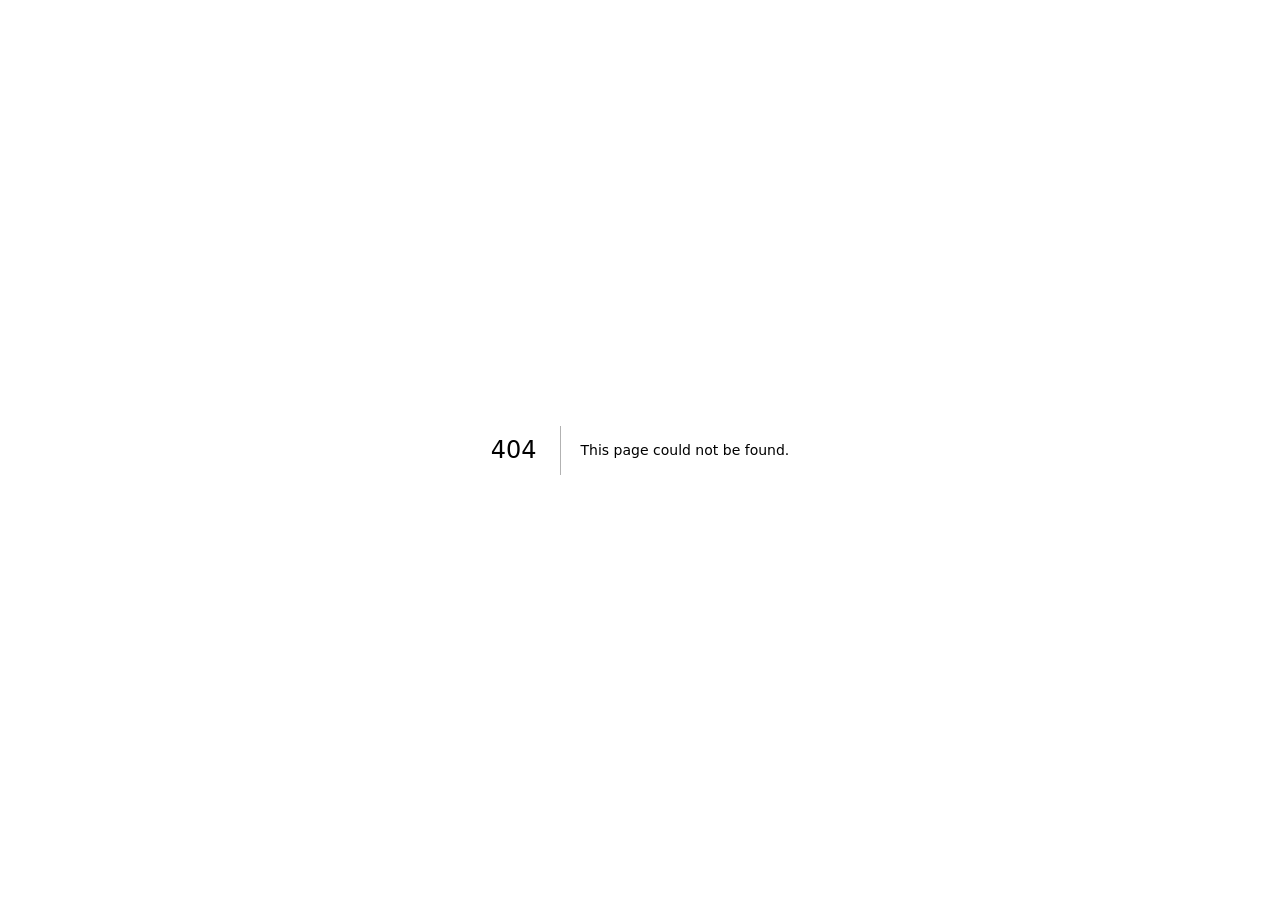
<file: 404/index.html>
<!DOCTYPE html><html lang="en" class="wYgGkG_variable"><head><meta charSet="utf-8"/><meta name="viewport" content="width=device-width, initial-scale=1"/><link rel="stylesheet" href="/_next/static/chunks/385sdlnloscst.css" data-precedence="next"/><link rel="preload" as="script" fetchPriority="low" href="/_next/static/chunks/3wkt3-74el481.js"/><script src="/_next/static/chunks/2vw_0jx23q-ec.js" async=""></script><script src="/_next/static/chunks/3-p-1ko4bi9kf.js" async=""></script><script src="/_next/static/chunks/346v_5fvsemiy.js" async=""></script><script src="/_next/static/chunks/turbopack-2u1d16houkiyo.js" async=""></script><script src="/_next/static/chunks/02wzmny-ye9dv.js" async=""></script><meta name="robots" content="noindex"/><meta name="theme-color" content="#EEF5FF"/><title>Breezy: a 30-day plan to quit vaping</title><meta name="description" content="A daily limit that drops to zero, SOS for every craving, and a private crew with your friends. For adults 18+."/><link rel="manifest" href="/manifest.webmanifest"/><link rel="canonical" href="https://breezys.site/"/><meta name="mobile-web-app-capable" content="yes"/><meta name="apple-mobile-web-app-title" content="Breezy"/><meta name="apple-mobile-web-app-status-bar-style" content="default"/><meta property="og:title" content="Breezy: a 30-day plan to quit vaping"/><meta property="og:description" content="A daily limit that drops to zero, SOS for every craving, and a private crew with your friends. For adults 18+."/><meta property="og:type" content="website"/><meta name="twitter:card" content="summary"/><meta name="twitter:title" content="Breezy: a 30-day plan to quit vaping"/><meta name="twitter:description" content="A daily limit that drops to zero, SOS for every craving, and a private crew with your friends. For adults 18+."/><link rel="icon" href="/favicon.ico" sizes="48x48"/><link rel="icon" href="/icon-192.png" sizes="192x192" type="image/png"/><link rel="apple-touch-icon" href="/apple-touch-icon.png"/><meta name="next-size-adjust" content=""/><title>404: This page could not be found.</title><script src="/_next/static/chunks/0cz1d0mv5g_q7.js" noModule=""></script></head><body><div hidden=""><!--$--><!--/$--></div><div style="font-family:system-ui,&quot;Segoe UI&quot;,Roboto,Helvetica,Arial,sans-serif,&quot;Apple Color Emoji&quot;,&quot;Segoe UI Emoji&quot;;height:100vh;text-align:center;display:flex;flex-direction:column;align-items:center;justify-content:center"><div><style>body{color:#000;background:#fff;margin:0}.next-error-h1{border-right:1px solid rgba(0,0,0,.3)}@media (prefers-color-scheme:dark){body{color:#fff;background:#000}.next-error-h1{border-right:1px solid rgba(255,255,255,.3)}}</style><h1 class="next-error-h1" style="display:inline-block;margin:0 20px 0 0;padding:0 23px 0 0;font-size:24px;font-weight:500;vertical-align:top;line-height:49px">404</h1><div style="display:inline-block"><h2 style="font-size:14px;font-weight:400;line-height:49px;margin:0">This page could not be found.</h2></div></div></div><!--$--><!--/$--><script id="_R_">(globalThis["TURBOPACK"] || (globalThis["TURBOPACK"] = [])).push({"otherChunks":["static/chunks/3wkt3-74el481.js","static/chunks/2vw_0jx23q-ec.js","static/chunks/3-p-1ko4bi9kf.js","static/chunks/346v_5fvsemiy.js"],"runtimeModuleIds":[95506]});</script><script src="/_next/static/chunks/3wkt3-74el481.js" async=""></script><script>(self.__next_f=self.__next_f||[]).push([0])</script><script>self.__next_f.push([1,"1:\"$Sreact.fragment\"\n2:\"/_next/static/chunks/02wzmny-ye9dv.js\"\n3:I[88287,[\"$2\"],\"default\"]\n4:I[74895,[\"$2\"],\"default\"]\n8:I[51858,[\"$2\"],\"OutletBoundary\"]\n9:\"$Sreact.suspense\"\nb:\"ViewportBoundary\"\nc:I[51858,[\"$2\"],\"$b\"]\ne:\"MetadataBoundary\"\nf:I[51858,[\"$2\"],\"$e\"]\n11:I[52576,[\"$2\"],\"default\",1]\n:HL[\"/_next/static/chunks/385sdlnloscst.css\",\"style\"]\n6:X\n7:[[\"children\",{\"s\":\"__PAGE__\",\"h\":512,\"d\":{\"r\":[\"$\",\"$1\",\"c\",{\"children\":[[[\"$\",\"title\",null,{\"children\":\"404: This page could not be found.\"}],[\"$\",\"div\",null,{\"style\":\"$0:t:t:d:r:props:children:1:props:children:props:children:props:notFound:0:1:props:style\",\"children\":[\"$\",\"div\",null,{\"children\":[[\"$\",\"style\",null,{\"dangerouslySetInnerHTML\":{\"__html\":\"body{color:#000;background:#fff;margin:0}.next-error-h1{border-right:1px solid rgba(0,0,0,.3)}@media (prefers-color-scheme:dark){body{color:#fff;background:#000}.next-error-h1{border-right:1px solid rgba(255,255,255,.3)}}\"}}],[\"$\",\"h1\",null,{\"className\":\"next-error-h1\",\"style\":\"$0:t:t:d:r:props:children:1:props:children:props:children:props:notFound:0:1:props:children:props:children:1:props:style\",\"children\":404}],[\"$\",\"div\",null,{\"style\":\"$0:t:t:d:r:props:children:1:props:children:props:children:props:notFound:0:1:props:children:props:children:2:props:style\",\"children\":[\"$\",\"h2\",null,{\"style\":\"$0:t:t:d:r:props:children:1:props:children:props:children:props:notFound:0:1:props:children:props:children:2:props:children:props:style\",\"children\":\"This page could not be found.\"}]}]]}]}]],null,[\"$\",\"$L8\",null,{\"children\":[\"$\",\"$9\",null,{\"name\":\"Next.MetadataOutlet\",\"children\":\"$@a\"}]}]]}],\"p\":false,\"v\":null}}]]\n5:[[\"children\",{\"s\":\"/_not-found\",\"h\":512,\"d\":{\"r\":[\"$\",\"$1\",\"c\",{\"children\":[null,[\"$\",\"$L3\",null,{\"parallelRouterKey\":\"children\",\"error\":\"$undefined\",\"errorStyles\":\"$undefined\",\"errorScripts\":\"$undefined\",\"template\":[\"$\",\"$L4\",null,{}],\"templateStyles\":\"$undefined\",\"templateScripts\":\"$undefined\",\"notFound\":\"$undefined\",\"forbidden\":\"$undefined\",\"unauthorized\":\"$undefined\"}]]}],\"p\":false,\"v\":\"$6\"},\"c\":\"$Q7\"}]]\n0:{\"P\":null,\"c\":[\"\",\"_not-found\",\"\"],\"q\":\"\",\"i\":false,\"t\":{\"t\":{\"s\":\"\",\"h\":528,\"d\":{\"r\":[\"$\",\"$1\",\"c\",{\"children\":[[[\"$\",\"link\",\"0\",{\"rel\":\"stylesheet\",\"href\":\"/_next/static/chunks/385sdlnloscst.css\",\"precedence\":\"next\",\"crossOrigin\":\"$undefined\",\"nonce\":\"$undefined\"}],[\"$\",\"script\",\"script-0\",{\"src\":\"/_next/static/chunks/02wzmny-ye9dv.js\",\"async\":true,\"nonce\":\"$undefined\"}]],[\"$\",\"html\",null,{\"lang\":\"en\",\"className\":\"wYgGkG_variable\",\"children\":[\"$\",\"body\",null,{\"children\":[\"$\",\"$L3\",null,{\"parallelRouterKey\":\"children\",\"error\":\"$undefined\",\"errorStyles\":\"$undefined\",\"errorScripts\":\"$undefined\",\"template\":[\"$\",\"$L4\",null,{}],\"templateStyles\":\"$undefined\",\"templateScripts\":\"$undefined\",\"notFound\":[[[\"$\",\"title\",null,{\"children\":\"404: This page could not be found.\"}],[\"$\",\"div\",null,{\"style\":{\"fontFamily\":\"system-ui,\\\"Segoe UI\\\",Roboto,Helvetica,Arial,sans-serif,\\\"Apple Color Emoji\\\",\\\"Segoe UI Emoji\\\"\",\"height\":\"100vh\",\"textAlign\":\"center\",\"display\":\"flex\",\"flexDirection\":\"column\",\"alignItems\":\"center\",\"justifyContent\":\"center\"},\"children\":[\"$\",\"div\",null,{\"children\":[[\"$\",\"style\",null,{\"dangerouslySetInnerHTML\":{\"__html\":\"body{color:#000;background:#fff;margin:0}.next-error-h1{border-right:1px solid rgba(0,0,0,.3)}@media (prefers-color-scheme:dark){body{color:#fff;background:#000}.next-error-h1{border-right:1px solid rgba(255,255,255,.3)}}\"}}],[\"$\",\"h1\",null,{\"className\":\"next-error-h1\",\"style\":{\"display\":\"inline-block\",\"margin\":\"0 20px 0 0\",\"padding\":\"0 23px 0 0\",\"fontSize\":24,\"fontWeight\":500,\"verticalAlign\":\"top\",\"lineHeight\":\"49px\"},\"children\":404}],[\"$\",\"div\",null,{\"style\":{\"display\":\"inline-block\"},\"children\":[\"$\",\"h2\",null,{\"style\":{\"fontSize\":14,\"fontWeight\":400,\"lineHeight\":\"49px\",\"margin\":0},\"children\":\"This page could not be found.\"}]}]]}]}]],[]],\"forbidden\":\"$undefined\",\"unauthorized\":\"$undefined\"}]}]}]]}],\"p\":false,\"v\":null},\"c\":\"$Q5\"},\"h\":{\"r\":[\"$\",\"$1\",\"h\",{\"children\":[[\"$\",\"meta\",null,{\"name\":\"robots\",\"content\":\"noindex\"}],[\"$\",\"$Lc\",null,{\"children\":\"$Ld\"}],[\"$\",\"$Lf\",null,{\"children\":[[\"$\",\"div\",null,{\"hidden\":true,\"children\":[\"$\",\"$9\",null,{\"name\":\"Next.Metadata\",\"children\":\"$L10\"}]}],null]}],[\"$\",\"meta\",null,{\"name\":\"next-size-adjust\",\"content\":\"\"}]]}],\"p\":false,\"v\":null}},\"m\":\"$undefined\",\"G\":[\"$11\",[[\"$\",\"link\",\"0\",{\"rel\":\"stylesheet\",\"href\":\"/_next/static/chunks/385sdlnloscst.css\",\"precedence\":\"next\",\"crossOrigin\":\"$undefined\",\"nonce\":\"$undefined\"}]]],\"S\":true,\"r\":\"$undefined\",\"s\":\"$undefined\",\"a\":\"$undefined\",\"l\":\"$undefined\",\"p\":\"$undefined\",\"d\":\"$undefined\",\"b\":\"KGuiWQ1Ooi_0tnJ-lvoU0\"}\n6:C\nd:[[\"$\",\"meta\",\"0\",{\"charSet\":\"utf-8\"}],[\"$\",\"meta\",\"1\",{\"name\":\"viewport\",\"content\":\"width=device-width, initial-scale=1\"}],[\"$\",\"meta\",\"2\",{\"name\":\"theme-color\",\"content\":\"#EEF5FF\"}]]\n12:I[49310,[\"$2\"],\"IconMark\"]\na:null\n10:[[\"$\",\"title\",\"0\",{\"children\":\"Breezy: a 30-day plan to quit vaping\"}],[\"$\",\"meta\",\"1\",{\"name\":\"description\",\"content\":\"A daily limit that drops to zero, SOS for every craving, and a private crew with your friends. For adults 18+.\"}],[\"$\",\"link\",\"2\",{\"rel\":\"manifest\",\"href\":\"/manifest.webmanifest\",\"crossOrigin\":\"$undefined\"}],[\"$\",\"link\",\"3\",{\"rel\":\"canonical\",\"href\":\"https://breezys.site/\"}],[\"$\",\"meta\",\"4\",{\"name\":\"mobile-web-app-capable\",\"content\":\"yes\"}],[\"$\",\"meta\",\"5\",{\"name\":\"apple-mobile-web-app-title\",\"content\":\"Breezy\"}],[\"$\",\"meta\",\"6\",{\"name\":\"apple-mobile-web-app-status-bar-style\",\"content\":\"default\"}],[\"$\",\"meta\",\"7\",{\"property\":\"og:title\",\"content\":\"Breezy: a 30-day plan to quit vaping\"}],[\"$\",\"meta\",\"8\",{\"property\":\"og:description\",\"content\":\"A daily limit that drops to zero, SOS for every craving, and a private crew with your friends. For adults 18+.\"}],[\"$\",\"meta\",\"9\",{\"property\":\"og:type\",\"content\":\"website\"}],[\"$\",\"meta\",\"10\",{\"name\":\"twitter:card\",\"content\":\"summary\"}],[\"$\",\"meta\",\"11\",{\"name\":\"twitter:title\",\"content\":\"Breezy: a 30-day plan to quit vaping\"}],[\"$\",\"meta\",\"12\",{\"name\":\"twitter:description\",\"content\":\"A daily limit that drops to zero, SOS for every craving, and a private crew with your friends. For adults 18+.\"}],[\"$\",\"link\",\"13\",{\"rel\":\"icon\",\"href\":\"/favicon.ico\",\"sizes\":\"48x48\"}],[\"$\",\"link\",\"14\",{\"rel\":\"icon\",\"href\":\"/icon-192.png\",\"sizes\":\"192x192\",\"type\":\"image/png\"}],[\"$\",\"link\",\"15\",{\"rel\":\"apple-touch-icon\",\"href\":\"/apple-touch-icon.png\"}],[\"$\",\"$L12\",\"16\",{}]]\n"])</script></body></html>
</file>
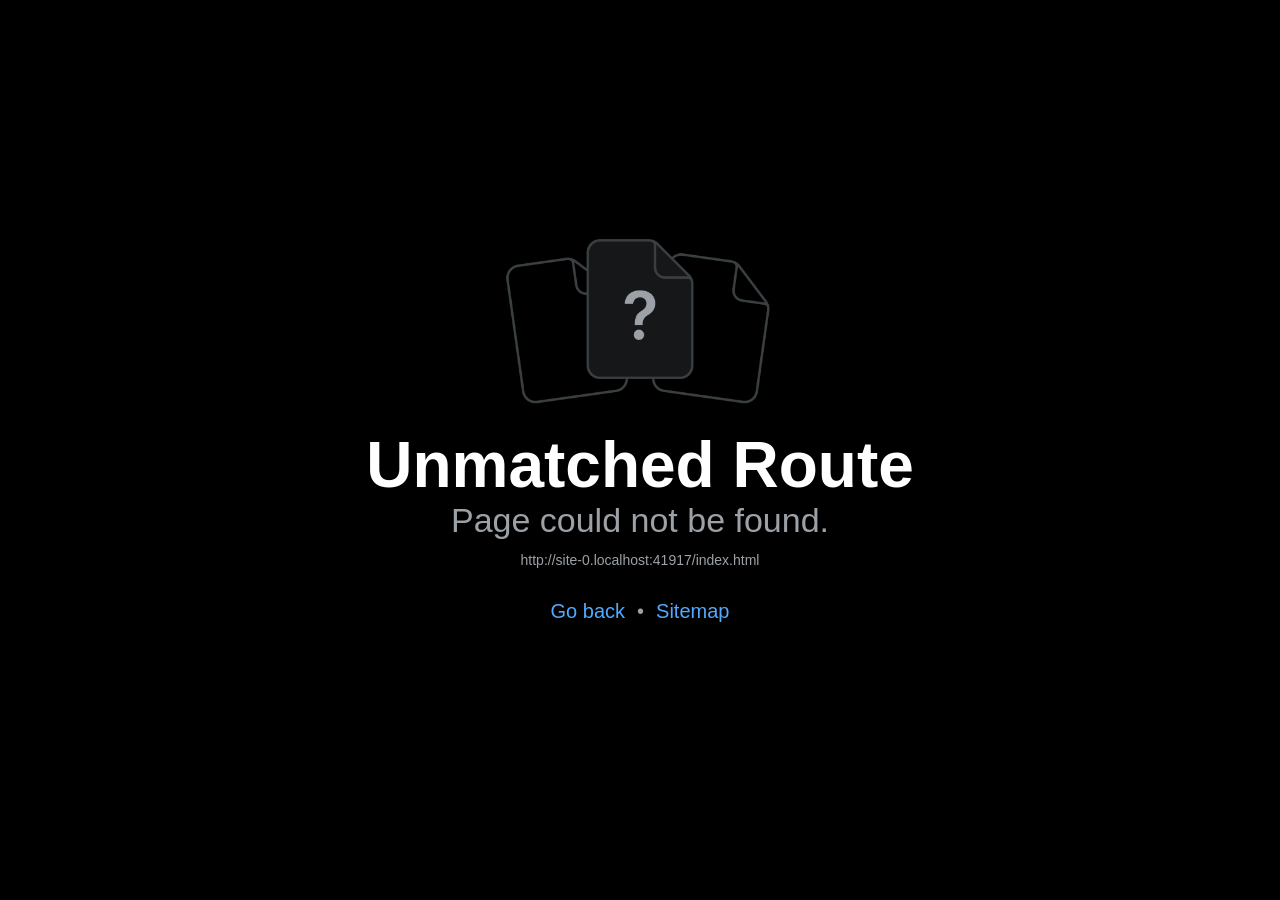
<file: app/index.html>
<!doctype html>
<html lang="en">
  <head>
    <meta charset="utf-8" />
    <meta httpEquiv="X-UA-Compatible" content="IE=edge" />
    <meta name="viewport" content="width=device-width, initial-scale=1, viewport-fit=cover">
    <title>Breezy</title>
    <!-- The `react-native-web` recommended style reset: https://necolas.github.io/react-native-web/docs/setup/#root-element -->
    <style id="expo-reset">
      /* These styles make the body full-height */
      html,
      body {
        height: 100%;
      }
      /* These styles disable body scrolling if you are using <ScrollView> */
      body {
        overflow: hidden;
      }
      /* These styles make the root element full-height */
      #root {
        display: flex;
        height: 100%;
        flex: 1;
      }
    </style>
  <meta name="theme-color" content="#0F6BF0">
<link rel="icon" href="/app/favicon.ico"/><link rel="manifest" href="/app/manifest.webmanifest">
<link rel="apple-touch-icon" href="/app/apple-touch-icon.png">
<meta name="apple-mobile-web-app-capable" content="yes">
<meta name="mobile-web-app-capable" content="yes">
<meta name="apple-mobile-web-app-title" content="Breezy">
<meta name="apple-mobile-web-app-status-bar-style" content="default">
<meta name="theme-color" content="#FFFFFF" media="(prefers-color-scheme: light)">
<meta name="theme-color" content="#0F1220" media="(prefers-color-scheme: dark)">
<script>(function(){var p=sessionStorage.getItem("breezy-path");if(p){sessionStorage.removeItem("breezy-path");history.replaceState(null,"",p);}})();</script>
</head>

  <body>
    <!-- Use static rendering with Expo Router to support running without JavaScript. -->
    <noscript> You need to enable JavaScript to run this app. </noscript>
    <!-- The root element for your Expo app. -->
    <div id="root"></div>
  <script src="/app/_expo/static/js/web/__expo-metro-runtime-9f1a7b6acd20011e290bc79f0164ae37.js" defer></script><script src="/app/_expo/static/js/web/__common-2b95a474c1ba0d40de2b3f3fb392af16.js" defer></script><script src="/app/_expo/static/js/web/entry-954af40a4045a1782eb05bcd063d7975.js" defer></script>
</body>
</html>
</file>
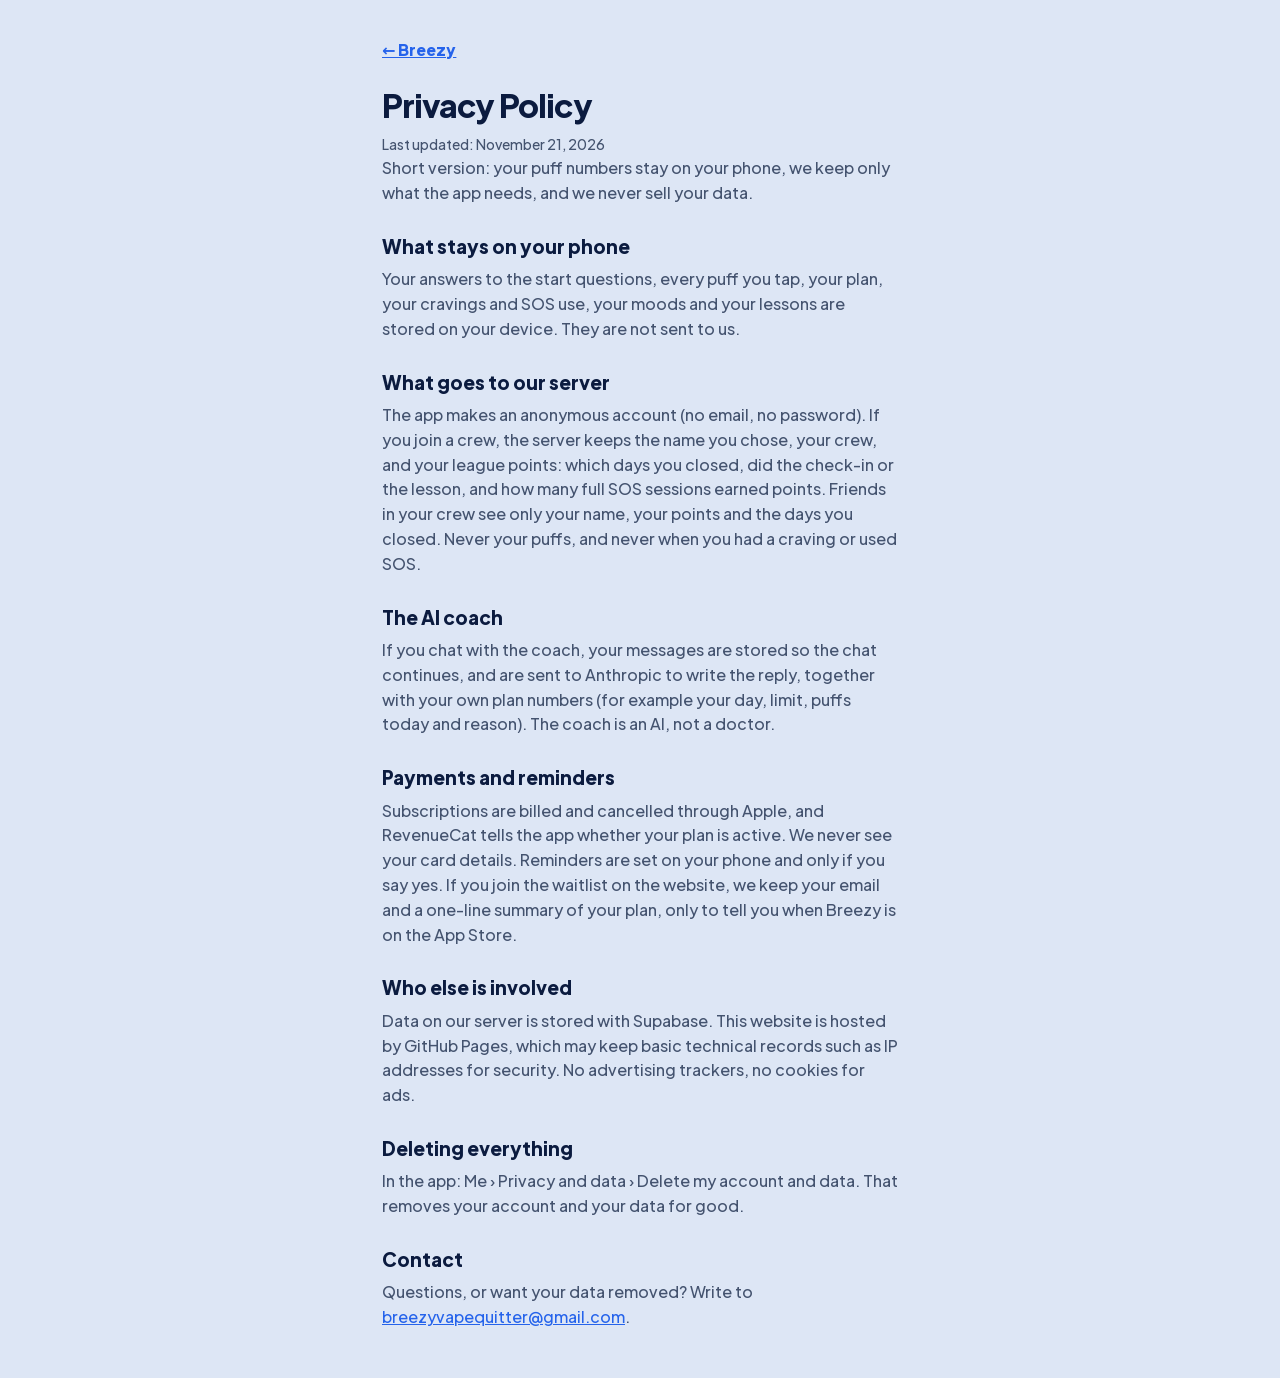
<file: privacy/index.html>
<!DOCTYPE html><html lang="en" class="wYgGkG_variable"><head><meta charSet="utf-8"/><meta name="viewport" content="width=device-width, initial-scale=1"/><link rel="preload" href="/_next/static/media/d8aeca813a9ab546-s.p.18rizl4rsrl42.woff2" as="font" crossorigin="" type="font/woff2"/><link rel="stylesheet" href="/_next/static/chunks/385sdlnloscst.css" data-precedence="next"/><link rel="preload" as="script" fetchPriority="low" href="/_next/static/chunks/3wkt3-74el481.js"/><script src="/_next/static/chunks/2vw_0jx23q-ec.js" async=""></script><script src="/_next/static/chunks/3-p-1ko4bi9kf.js" async=""></script><script src="/_next/static/chunks/346v_5fvsemiy.js" async=""></script><script src="/_next/static/chunks/turbopack-2u1d16houkiyo.js" async=""></script><script src="/_next/static/chunks/02wzmny-ye9dv.js" async=""></script><script src="/_next/static/chunks/3lsiayx_o3rgh.js" async=""></script><meta name="theme-color" content="#EEF5FF"/><title>Privacy | Breezy</title><meta name="description" content="A daily limit that drops to zero, SOS for every craving, and a private crew with your friends. For adults 18+."/><link rel="manifest" href="/manifest.webmanifest"/><link rel="canonical" href="https://breezys.site/"/><meta name="mobile-web-app-capable" content="yes"/><meta name="apple-mobile-web-app-title" content="Breezy"/><meta name="apple-mobile-web-app-status-bar-style" content="default"/><meta property="og:title" content="Breezy: a 30-day plan to quit vaping"/><meta property="og:description" content="A daily limit that drops to zero, SOS for every craving, and a private crew with your friends. For adults 18+."/><meta property="og:type" content="website"/><meta name="twitter:card" content="summary"/><meta name="twitter:title" content="Breezy: a 30-day plan to quit vaping"/><meta name="twitter:description" content="A daily limit that drops to zero, SOS for every craving, and a private crew with your friends. For adults 18+."/><link rel="icon" href="/favicon.ico" sizes="48x48"/><link rel="icon" href="/icon-192.png" sizes="192x192" type="image/png"/><link rel="apple-touch-icon" href="/apple-touch-icon.png"/><meta name="next-size-adjust" content=""/><script src="/_next/static/chunks/0cz1d0mv5g_q7.js" noModule=""></script></head><body><div hidden=""><!--$--><!--/$--></div><main class="legal-page"><a class="legal-back" href="/">← Breezy</a><h1>Privacy Policy</h1><p class="legal-date">Last updated: November 21, 2026</p><p>Short version: your puff numbers stay on your phone, we keep only what the app needs, and we never sell your data.</p><h2>What stays on your phone</h2><p>Your answers to the start questions, every puff you tap, your plan, your cravings and SOS use, your moods and your lessons are stored on your device. They are not sent to us.</p><h2>What goes to our server</h2><p>The app makes an anonymous account (no email, no password). If you join a crew, the server keeps the name you chose, your crew, and your league points: which days you closed, did the check-in or the lesson, and how many full SOS sessions earned points. Friends in your crew see only your name, your points and the days you closed. Never your puffs, and never when you had a craving or used SOS.</p><h2>The AI coach</h2><p>If you chat with the coach, your messages are stored so the chat continues, and are sent to Anthropic to write the reply, together with your own plan numbers (for example your day, limit, puffs today and reason). The coach is an AI, not a doctor.</p><h2>Payments and reminders</h2><p>Subscriptions are billed and cancelled through Apple, and RevenueCat tells the app whether your plan is active. We never see your card details. Reminders are set on your phone and only if you say yes. If you join the waitlist on the website, we keep your email and a one-line summary of your plan, only to tell you when Breezy is on the App Store.</p><h2>Who else is involved</h2><p>Data on our server is stored with Supabase. This website is hosted by GitHub Pages, which may keep basic technical records such as IP addresses for security. No advertising trackers, no cookies for ads.</p><h2>Deleting everything</h2><p>In the app: Me › Privacy and data › Delete my account and data. That removes your account and your data for good.</p><h2>Contact</h2><p>Questions, or want your data removed? Write to <a href="mailto:breezyvapequitter@gmail.com">breezyvapequitter@gmail.com</a>.</p></main><!--$--><!--/$--><script id="_R_">(globalThis["TURBOPACK"] || (globalThis["TURBOPACK"] = [])).push({"otherChunks":["static/chunks/3wkt3-74el481.js","static/chunks/2vw_0jx23q-ec.js","static/chunks/3-p-1ko4bi9kf.js","static/chunks/346v_5fvsemiy.js"],"runtimeModuleIds":[95506]});</script><script src="/_next/static/chunks/3wkt3-74el481.js" async=""></script><script>(self.__next_f=self.__next_f||[]).push([0])</script><script>self.__next_f.push([1,"1:\"$Sreact.fragment\"\n2:\"/_next/static/chunks/02wzmny-ye9dv.js\"\n3:I[88287,[\"$2\"],\"default\"]\n4:I[74895,[\"$2\"],\"default\"]\n8:\"/_next/static/chunks/3lsiayx_o3rgh.js\"\n9:I[4561,[\"$2\",\"$8\"],\"\"]\nf:\"ViewportBoundary\"\n10:I[51858,[\"$2\"],\"$f\"]\n12:\"MetadataBoundary\"\n13:I[51858,[\"$2\"],\"$12\"]\n14:\"$Sreact.suspense\"\n16:I[52576,[\"$2\"],\"default\",1]\n:HL[\"/_next/static/chunks/385sdlnloscst.css\",\"style\"]\n:HL[\"/_next/static/media/d8aeca813a9ab546-s.p.18rizl4rsrl42.woff2\",\"font\",{\"crossOrigin\":\"\",\"type\":\"font/woff2\"}]\n6:X\n7:[[\"children\",{\"s\":\"__PAGE__\",\"h\":512,\"d\":{\"r\":[\"$\",\"$1\",\"c\",{\"children\":[[\"$\",\"main\",null,{\"className\":\"legal-page\",\"children\":[[\"$\",\"$L9\",null,{\"className\":\"legal-back\",\"href\":\"/\",\"children\":\"← Breezy\"}],[\"$\",\"h1\",null,{\"children\":\"Privacy Policy\"}],[\"$\",\"p\",null,{\"className\":\"legal-date\",\"children\":\"Last updated: November 21, 2026\"}],[[\"$\",\"p\",null,{\"children\":\"Short version: your puff numbers stay on your phone, we keep only what the app needs, and we never sell your data.\"}],[\"$\",\"h2\",null,{\"children\":\"What stays on your phone\"}],[\"$\",\"p\",null,{\"children\":\"Your answers to the start questions, every puff you tap, your plan, your cravings and SOS use, your moods and your lessons are stored on your device. They are not sent to us.\"}],[\"$\",\"h2\",null,{\"children\":\"What goes to our server\"}],[\"$\",\"p\",null,{\"children\":\"The app makes an anonymous account (no email, no password). If you join a crew, the server keeps the name you chose, your crew, and your league points: which days you closed, did the check-in or the lesson, and how many full SOS sessions earned points. Friends in your crew see only your name, your points and the days you closed. Never your puffs, and never when you had a craving or used SOS.\"}],[\"$\",\"h2\",null,{\"children\":\"The AI coach\"}],[\"$\",\"p\",null,{\"children\":\"If you chat with the coach, your messages are stored so the chat continues, and are sent to Anthropic to write the reply, together with your own plan numbers (for example your day, limit, puffs today and reason). The coach is an AI, not a doctor.\"}],[\"$\",\"h2\",null,{\"children\":\"Payments and reminders\"}],[\"$\",\"p\",null,{\"children\":\"Subscriptions are billed and cancelled through Apple, and RevenueCat tells the app whether your plan is active. We never see your card details. Reminders are set on your phone and only if you say yes. If you join the waitlist on the website, we keep your email and a one-line summary of your plan, only to tell you when Breezy is on the App Store.\"}],[\"$\",\"h2\",null,{\"children\":\"Who else is involved\"}],[\"$\",\"p\",null,{\"children\":\"Data on our server is stored with Supabase. This website is hosted by GitHub Pages, which may keep basic technical records such as IP addresses for security. No advertising trackers, no cookies for ads.\"}],\"$La\",\"$Lb\"],\"$Lc\"]}],[\"$Ld\"],\"$Le\"]}],\"p\":false,\"v\":null}}]]\n5:[[\"children\",{\"s\":\"privacy\",\"h\":512,\"d\":{\"r\":[\"$\",\"$1\",\"c\",{\"children\":[null,[\"$\",\"$L3\",null,{\"parallelRouterKey\":\"children\",\"error\":\"$undefined\",\"errorStyles\":\"$undefined\",\"errorScripts\":\"$undefined\",\"template\":[\"$\",\"$L4\",null,{}],\"templateStyles\":\"$undefined\",\"templateScripts\":\"$undefined\",\"notFound\":\"$undefined\",\"forbidden\":\"$undefined\",\"unauthorized\":\"$undefined\"}]]}],\"p\":false,\"v\":\"$6\"},\"c\":\"$Q7\"}]]\n0:{\"P\":null,\"c\":[\"\",\"privacy\",\"\"],\"q\":\"\",\"i\":false,\"t\":{\"t\":{\"s\":\"\",\"h\":528,\"d\":{\"r\":[\"$\",\"$1\",\"c\",{\"children\":[[[\"$\",\"link\",\"0\",{\"rel\":\"stylesheet\",\"href\":\"/_next/static/chunks/385sdlnloscst.css\",\"precedence\":\"next\",\"crossOrigin\":\"$undefined\",\"nonce\":\"$undefined\"}],[\"$\",\"script\",\"script-0\",{\"src\":\"/_next/static/chunks/02wzmny-ye9dv.js\",\"async\":true,\"nonce\":\"$undefined\"}]],[\"$\",\"html\",null,{\"lang\":\"en\",\"className\":\"wYgGkG_variable\",\"children\":[\"$\",\"body\",null,{\"children\":[\"$\",\"$L3\",null,{\"parallelRouterKey\":\"children\",\"error\":\"$undefined\",\"errorStyles\":\"$undefined\",\"errorScripts\":\"$undefined\",\"template\":[\"$\",\"$L4\",null,{}],\"templateStyles\":\"$undefined\",\"templateScripts\":\"$undefined\",\"notFound\":[[[\"$\",\"title\",null,{\"children\":\"404: This page could not be found.\"}],[\"$\",\"div\",null,{\"style\":{\"fontFamily\":\"system-ui,\\\"Segoe UI\\\",Roboto,Helvetica,Arial,sans-serif,\\\"Apple Color Emoji\\\",\\\"Segoe UI Emoji\\\"\",\"height\":\"100vh\",\"textAlign\":\"center\",\"display\":\"flex\",\"flexDirection\":\"column\",\"alignItems\":\"center\",\"justifyContent\":\"center\"},\"children\":[\"$\",\"div\",null,{\"children\":[[\"$\",\"style\",null,{\"dangerouslySetInnerHTML\":{\"__html\":\"body{color:#000;background:#fff;margin:0}.next-error-h1{border-right:1px solid rgba(0,0,0,.3)}@media (prefers-color-scheme:dark){body{color:#fff;background:#000}.next-error-h1{border-right:1px solid rgba(255,255,255,.3)}}\"}}],[\"$\",\"h1\",null,{\"className\":\"next-error-h1\",\"style\":{\"display\":\"inline-block\",\"margin\":\"0 20px 0 0\",\"padding\":\"0 23px 0 0\",\"fontSize\":24,\"fontWeight\":500,\"verticalAlign\":\"top\",\"lineHeight\":\"49px\"},\"children\":404}],[\"$\",\"div\",null,{\"style\":{\"display\":\"inline-block\"},\"children\":[\"$\",\"h2\",null,{\"style\":{\"fontSize\":14,\"fontWeight\":400,\"lineHeight\":\"49px\",\"margin\":0},\"children\":\"This page could not be found.\"}]}]]}]}]],[]],\"forbidden\":\"$undefined\",\"unauthorized\":\"$undefined\"}]}]}]]}],\"p\":false,\"v\":null},\"c\":\"$Q5\"},\"h\":{\"r\":[\"$\",\"$1\",\"h\",{\"children\":[null,[\"$\",\"$L10\",null,{\"children\":\"$L11\"}],[\"$\",\"$L13\",null,{\"children\":[[\"$\",\"div\",null,{\"hidden\":true,\"children\":[\"$\",\"$14\",null,{\"name\":\"Next.Metadata\",\"children\":\"$L15\"}]}],null]}],[\"$\",\"meta\",null,{\"name\":\"next-size-adjust\",\"content\":\"\"}]]}],\"p\":false,\"v\":null}},\"m\":\"$undefined\",\"G\":[\"$16\",[[\"$\",\"link\",\"0\",{\"rel\":\"stylesheet\",\"href\":\"/_next/static/chunks/385sdlnloscst.css\",\"precedence\":\"next\",\"crossOrigin\":\"$undefined\",\"nonce\":\"$undefined\"}]]],\"S\":true,\"r\":\"$undefined\",\"s\":\"$undefined\",\"a\":\"$undefined\",\"l\":\"$undefined\",\"p\":\"$undefined\",\"d\":\"$undefined\",\"b\":\"KGuiWQ1Ooi_0tnJ-lvoU0\"}\n17:I[51858,[\"$2\"],\"OutletBoundary\"]\n6:C\na:[\"$\",\"h2\",null,{\"children\":\"Deleting everything\"}]\nb:[\"$\",\"p\",null,{\"children\":\"In the app: Me › Privacy and data › Delete my account and data. That removes your account and your data for good.\"}]\nc:[[\"$\",\"h2\",null,{\"children\":\"Contact\"}],[\"$\",\"p\",null,{\"children\":[\"Questions, or want your data removed? Write to \",[\"$\",\"a\",null,{\"href\":\"mailto:breezyvapequitter@gmail.com\",\"children\":\"breezyvapequitter@gmail.com\"}],\".\"]}]]\nd:[\"$\",\"script\",\"script-0\",{\"src\":\"/_next/static/chunks/3lsiayx_o3rgh.js\",\"async\":true,\"nonce\":\"$undefined\"}]\ne:[\"$\",\"$L17\",null,{\"children\":[\"$\",\"$14\",null,{\"name\":\"Next.MetadataOutlet\",\"children\":\"$@18\"}]}]\n11:[[\"$\",\"meta\",\"0\",{\"charSet\":\"utf-8\"}],[\"$\",\"meta\",\"1\",{\"name\":\"viewport\",\"content\":\"width=device-width, initial-scale=1\"}],[\"$\",\"meta\",\"2\",{\"name\":\"theme-color\",\"content\":\"#EEF5FF\"}]]\n19:I[49310,[\"$2\"],\"IconMark\"]\n15:[[\"$\",\"title\",\"0\",{\"children\":\"Privacy | Breezy\"}],[\"$\",\"meta\",\"1\",{\"name\":\"description\",\"content\":\"A daily limit that drops to zero, SOS for every craving, and a private crew with your friends. For adults 18+.\"}],[\"$\",\"link\",\"2\",{\"rel\":\"manifest\",\"href\":\"/manifest.webmanifest\",\"crossOrigin\":\"$undefined\"}],[\"$\",\"link\",\"3\",{\"rel\":\"canonical\",\"href\":\"https://breezys.site/\"}],[\"$\",\"meta\",\"4\",{\"name\":\"mobile-web-app-capable\",\"content\":\"yes\"}],[\"$\",\"meta\",\"5\",{\"name\":\"apple-mobile-web-app-title\",\"content\":\"Breezy\"}],[\"$\",\"meta\",\"6\",{\"name\":\"apple-mobile-web-app-status-bar-style\",\"content\":\"default\"}],[\"$\",\"meta\",\"7\",{\"property\":\"og:title\",\"content\":\"Breezy: a 30-day plan to quit vaping\"}],[\"$\",\"meta\",\"8\",{\"property\":\"og:description\",\"content\":\"A daily limit that drops to zero, SOS for every craving, and a private crew with your friends. For adults 18+.\"}],[\"$\",\"meta\",\"9\",{\"property\":\"og:type\",\"content\":\"website\"}],[\"$\",\"meta\",\"10\",{\"name\":\"twitter:card\",\"content\":\"summary\"}],[\"$\",\"meta\",\"11\",{\"name\":\"twitter:title\",\"content\":\"Breezy: a 30-day plan to quit vaping\"}],[\"$\",\"meta\",\"12\",{\"name\":\"twitter:description\",\"content\":\"A daily limit that drops to zero, SOS for every craving, and a private crew with your friends. For adults 18+.\"}],[\"$\",\"link\",\"13\",{\"rel\":\"icon\",\"href\":\"/favicon.ico\",\"sizes\":\"48x48\"}],[\"$\",\"link\",\"14\",{\"rel\":\"icon\",\"href\":\"/icon-192.png\",\"sizes\":\"192x192\",\"type\":\"image/png\"}],[\"$\",\"link\",\"15\",{\"rel\":\"apple-touch-icon\",\"href\":\"/apple-touch-icon.png\"}],[\"$\",\"$L19\",\"16\",{}]]\n18:null\n"])</script></body></html>
</file>
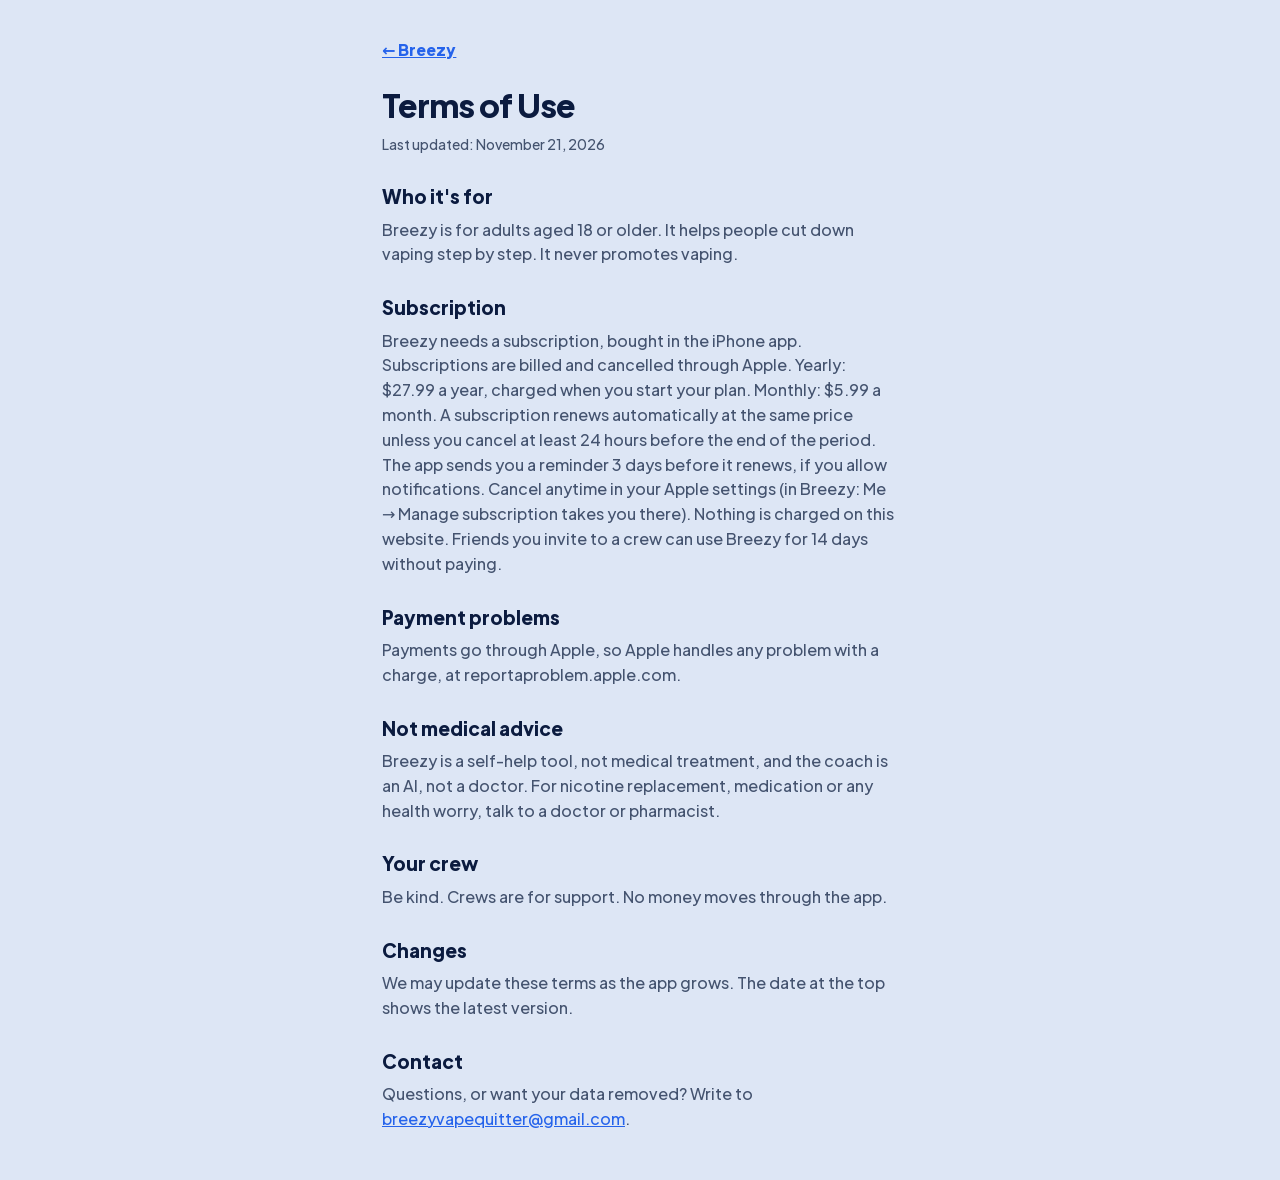
<file: terms/index.html>
<!DOCTYPE html><html lang="en" class="wYgGkG_variable"><head><meta charSet="utf-8"/><meta name="viewport" content="width=device-width, initial-scale=1"/><link rel="preload" href="/_next/static/media/d8aeca813a9ab546-s.p.18rizl4rsrl42.woff2" as="font" crossorigin="" type="font/woff2"/><link rel="stylesheet" href="/_next/static/chunks/385sdlnloscst.css" data-precedence="next"/><link rel="preload" as="script" fetchPriority="low" href="/_next/static/chunks/3wkt3-74el481.js"/><script src="/_next/static/chunks/2vw_0jx23q-ec.js" async=""></script><script src="/_next/static/chunks/3-p-1ko4bi9kf.js" async=""></script><script src="/_next/static/chunks/346v_5fvsemiy.js" async=""></script><script src="/_next/static/chunks/turbopack-2u1d16houkiyo.js" async=""></script><script src="/_next/static/chunks/02wzmny-ye9dv.js" async=""></script><script src="/_next/static/chunks/3lsiayx_o3rgh.js" async=""></script><meta name="theme-color" content="#EEF5FF"/><title>Terms of Use | Breezy</title><meta name="description" content="A daily limit that drops to zero, SOS for every craving, and a private crew with your friends. For adults 18+."/><link rel="manifest" href="/manifest.webmanifest"/><link rel="canonical" href="https://breezys.site/"/><meta name="mobile-web-app-capable" content="yes"/><meta name="apple-mobile-web-app-title" content="Breezy"/><meta name="apple-mobile-web-app-status-bar-style" content="default"/><meta property="og:title" content="Breezy: a 30-day plan to quit vaping"/><meta property="og:description" content="A daily limit that drops to zero, SOS for every craving, and a private crew with your friends. For adults 18+."/><meta property="og:type" content="website"/><meta name="twitter:card" content="summary"/><meta name="twitter:title" content="Breezy: a 30-day plan to quit vaping"/><meta name="twitter:description" content="A daily limit that drops to zero, SOS for every craving, and a private crew with your friends. For adults 18+."/><link rel="icon" href="/favicon.ico" sizes="48x48"/><link rel="icon" href="/icon-192.png" sizes="192x192" type="image/png"/><link rel="apple-touch-icon" href="/apple-touch-icon.png"/><meta name="next-size-adjust" content=""/><script src="/_next/static/chunks/0cz1d0mv5g_q7.js" noModule=""></script></head><body><div hidden=""><!--$--><!--/$--></div><main class="legal-page"><a class="legal-back" href="/">← Breezy</a><h1>Terms of Use</h1><p class="legal-date">Last updated: November 21, 2026</p><h2>Who it&#x27;s for</h2><p>Breezy is for adults aged 18 or older. It helps people cut down vaping step by step. It never promotes vaping.</p><h2>Subscription</h2><p>Breezy needs a subscription, bought in the iPhone app. Subscriptions are billed and cancelled through Apple. Yearly:<!-- --> <!-- -->$27.99<!-- --> a year, charged when you start your plan. Monthly: <!-- -->$5.99<!-- --> a month. A subscription renews automatically at the same price unless you cancel at least 24 hours before the end of the period. The app sends you a reminder 3 days before it renews, if you allow notifications. Cancel anytime in your Apple settings (in Breezy: Me → Manage subscription takes you there). Nothing is charged on this website. Friends you invite to a crew can use Breezy for <!-- -->14<!-- --> days without paying.</p><h2>Payment problems</h2><p>Payments go through Apple, so Apple handles any problem with a charge, at reportaproblem.apple.com.</p><h2>Not medical advice</h2><p>Breezy is a self-help tool, not medical treatment, and the coach is an AI, not a doctor. For nicotine replacement, medication or any health worry, talk to a doctor or pharmacist.</p><h2>Your crew</h2><p>Be kind. Crews are for support. No money moves through the app.</p><h2>Changes</h2><p>We may update these terms as the app grows. The date at the top shows the latest version.</p><h2>Contact</h2><p>Questions, or want your data removed? Write to <a href="mailto:breezyvapequitter@gmail.com">breezyvapequitter@gmail.com</a>.</p></main><!--$--><!--/$--><script id="_R_">(globalThis["TURBOPACK"] || (globalThis["TURBOPACK"] = [])).push({"otherChunks":["static/chunks/3wkt3-74el481.js","static/chunks/2vw_0jx23q-ec.js","static/chunks/3-p-1ko4bi9kf.js","static/chunks/346v_5fvsemiy.js"],"runtimeModuleIds":[95506]});</script><script src="/_next/static/chunks/3wkt3-74el481.js" async=""></script><script>(self.__next_f=self.__next_f||[]).push([0])</script><script>self.__next_f.push([1,"1:\"$Sreact.fragment\"\n2:\"/_next/static/chunks/02wzmny-ye9dv.js\"\n3:I[88287,[\"$2\"],\"default\"]\n4:I[74895,[\"$2\"],\"default\"]\n8:\"/_next/static/chunks/3lsiayx_o3rgh.js\"\n9:I[4561,[\"$2\",\"$8\"],\"\"]\na:I[51858,[\"$2\"],\"OutletBoundary\"]\nc:\"ViewportBoundary\"\nd:I[51858,[\"$2\"],\"$c\"]\nf:\"MetadataBoundary\"\n10:I[51858,[\"$2\"],\"$f\"]\n11:\"$Sreact.suspense\"\n13:I[52576,[\"$2\"],\"default\",1]\n:HL[\"/_next/static/chunks/385sdlnloscst.css\",\"style\"]\n:HL[\"/_next/static/media/d8aeca813a9ab546-s.p.18rizl4rsrl42.woff2\",\"font\",{\"crossOrigin\":\"\",\"type\":\"font/woff2\"}]\n6:X\n7:[[\"children\",{\"s\":\"__PAGE__\",\"h\":512,\"d\":{\"r\":[\"$\",\"$1\",\"c\",{\"children\":[[\"$\",\"main\",null,{\"className\":\"legal-page\",\"children\":[[\"$\",\"$L9\",null,{\"className\":\"legal-back\",\"href\":\"/\",\"children\":\"← Breezy\"}],[\"$\",\"h1\",null,{\"children\":\"Terms of Use\"}],[\"$\",\"p\",null,{\"className\":\"legal-date\",\"children\":\"Last updated: November 21, 2026\"}],[[\"$\",\"h2\",null,{\"children\":\"Who it's for\"}],[\"$\",\"p\",null,{\"children\":\"Breezy is for adults aged 18 or older. It helps people cut down vaping step by step. It never promotes vaping.\"}],[\"$\",\"h2\",null,{\"children\":\"Subscription\"}],[\"$\",\"p\",null,{\"children\":[\"Breezy needs a subscription, bought in the iPhone app. Subscriptions are billed and cancelled through Apple. Yearly:\",\" \",\"$$27.99\",\" a year, charged when you start your plan. Monthly: \",\"$$5.99\",\" a month. A subscription renews automatically at the same price unless you cancel at least 24 hours before the end of the period. The app sends you a reminder 3 days before it renews, if you allow notifications. Cancel anytime in your Apple settings (in Breezy: Me → Manage subscription takes you there). Nothing is charged on this website. Friends you invite to a crew can use Breezy for \",14,\" days without paying.\"]}],[\"$\",\"h2\",null,{\"children\":\"Payment problems\"}],[\"$\",\"p\",null,{\"children\":\"Payments go through Apple, so Apple handles any problem with a charge, at reportaproblem.apple.com.\"}],[\"$\",\"h2\",null,{\"children\":\"Not medical advice\"}],[\"$\",\"p\",null,{\"children\":\"Breezy is a self-help tool, not medical treatment, and the coach is an AI, not a doctor. For nicotine replacement, medication or any health worry, talk to a doctor or pharmacist.\"}],[\"$\",\"h2\",null,{\"children\":\"Your crew\"}],[\"$\",\"p\",null,{\"children\":\"Be kind. Crews are for support. No money moves through the app.\"}],[\"$\",\"h2\",null,{\"children\":\"Changes\"}],[\"$\",\"p\",null,{\"children\":\"We may update these terms as the app grows. The date at the top shows the latest version.\"}]],[[\"$\",\"h2\",null,{\"children\":\"Contact\"}],[\"$\",\"p\",null,{\"children\":[\"Questions, or want your data removed? Write to \",[\"$\",\"a\",null,{\"href\":\"mailto:breezyvapequitter@gmail.com\",\"children\":\"breezyvapequitter@gmail.com\"}],\".\"]}]]]}],[[\"$\",\"script\",\"script-0\",{\"src\":\"/_next/static/chunks/3lsiayx_o3rgh.js\",\"async\":true,\"nonce\":\"$undefined\"}]],[\"$\",\"$La\",null,{\"children\":\"$Lb\"}]]}],\"p\":false,\"v\":null}}]]\n5:[[\"children\",{\"s\":\"terms\",\"h\":512,\"d\":{\"r\":[\"$\",\"$1\",\"c\",{\"children\":[null,[\"$\",\"$L3\",null,{\"parallelRouterKey\":\"children\",\"error\":\"$undefined\",\"errorStyles\":\"$undefined\",\"errorScripts\":\"$undefined\",\"template\":[\"$\",\"$L4\",null,{}],\"templateStyles\":\"$undefined\",\"templateScripts\":\"$undefined\",\"notFound\":\"$undefined\",\"forbidden\":\"$undefined\",\"unauthorized\":\"$undefined\"}]]}],\"p\":false,\"v\":\"$6\"},\"c\":\"$Q7\"}]]\n0:{\"P\":null,\"c\":[\"\",\"terms\",\"\"],\"q\":\"\",\"i\":false,\"t\":{\"t\":{\"s\":\"\",\"h\":528,\"d\":{\"r\":[\"$\",\"$1\",\"c\",{\"children\":[[[\"$\",\"link\",\"0\",{\"rel\":\"stylesheet\",\"href\":\"/_next/static/chunks/385sdlnloscst.css\",\"precedence\":\"next\",\"crossOrigin\":\"$undefined\",\"nonce\":\"$undefined\"}],[\"$\",\"script\",\"script-0\",{\"src\":\"/_next/static/chunks/02wzmny-ye9dv.js\",\"async\":true,\"nonce\":\"$undefined\"}]],[\"$\",\"html\",null,{\"lang\":\"en\",\"className\":\"wYgGkG_variable\",\"children\":[\"$\",\"body\",null,{\"children\":[\"$\",\"$L3\",null,{\"parallelRouterKey\":\"children\",\"error\":\"$undefined\",\"errorStyles\":\"$undefined\",\"errorScripts\":\"$undefined\",\"template\":[\"$\",\"$L4\",null,{}],\"templateStyles\":\"$undefined\",\"templateScripts\":\"$undefined\",\"notFound\":[[[\"$\",\"title\",null,{\"children\":\"404: This page could not be found.\"}],[\"$\",\"div\",null,{\"style\":{\"fontFamily\":\"system-ui,\\\"Segoe UI\\\",Roboto,Helvetica,Arial,sans-serif,\\\"Apple Color Emoji\\\",\\\"Segoe UI Emoji\\\"\",\"height\":\"100vh\",\"textAlign\":\"center\",\"display\":\"flex\",\"flexDirection\":\"column\",\"alignItems\":\"center\",\"justifyContent\":\"center\"},\"children\":[\"$\",\"div\",null,{\"children\":[[\"$\",\"style\",null,{\"dangerouslySetInnerHTML\":{\"__html\":\"body{color:#000;background:#fff;margin:0}.next-error-h1{border-right:1px solid rgba(0,0,0,.3)}@media (prefers-color-scheme:dark){body{color:#fff;background:#000}.next-error-h1{border-right:1px solid rgba(255,255,255,.3)}}\"}}],[\"$\",\"h1\",null,{\"className\":\"next-error-h1\",\"style\":{\"display\":\"inline-block\",\"margin\":\"0 20px 0 0\",\"padding\":\"0 23px 0 0\",\"fontSize\":24,\"fontWeight\":500,\"verticalAlign\":\"top\",\"lineHeight\":\"49px\"},\"children\":404}],[\"$\",\"div\",null,{\"style\":{\"display\":\"inline-block\"},\"children\":[\"$\",\"h2\",null,{\"style\":{\"fontSize\":14,\"fontWeight\":400,\"lineHeight\":\"49px\",\"margin\":0},\"children\":\"This page could not be found.\"}]}]]}]}]],[]],\"forbidden\":\"$undefined\",\"unauthorized\":\"$undefined\"}]}]}]]}],\"p\":false,\"v\":null},\"c\":\"$Q5\"},\"h\":{\"r\":[\"$\",\"$1\",\"h\",{\"children\":[null,[\"$\",\"$Ld\",null,{\"children\":\"$Le\"}],[\"$\",\"$L10\",null,{\"children\":[[\"$\",\"div\",null,{\"hidden\":true,\"children\":[\"$\",\"$11\",null,{\"name\":\"Next.Metadata\",\"children\":\"$L12\"}]}],null]}],[\"$\",\"meta\",null,{\"name\":\"next-size-adjust\",\"content\":\"\"}]]}],\"p\":false,\"v\":null}},\"m\":\"$undefined\",\"G\":[\"$13\",[[\"$\",\"link\",\"0\",{\"rel\":\"stylesheet\",\"href\":\"/_next/static/chunks/385sdlnloscst.css\",\"precedence\":\"next\",\"crossOrigin\":\"$undefined\",\"nonce\":\"$undefined\"}]]],\"S\":true,\"r\":\"$undefined\",\"s\":\"$undefined\",\"a\":\"$undefined\",\"l\":\"$undefined\",\"p\":\"$undefined\",\"d\":\"$undefined\",\"b\":\"KGuiWQ1Ooi_0tnJ-lvoU0\"}\n6:C\nb:[\"$\",\"$11\",null,{\"name\":\"Next.MetadataOutlet\",\"children\":\"$@14\"}]\ne:[[\"$\",\"meta\",\"0\",{\"charSet\":\"utf-8\"}],[\"$\",\"meta\",\"1\",{\"name\":\"viewport\",\"content\":\"width=device-width, initial-scale=1\"}],[\"$\",\"meta\",\"2\",{\"name\":\"theme-color\",\"content\":\"#EEF5FF\"}]]\n15:I[49310,[\"$2\"],\"IconMark\"]\n14:null\n12:[[\"$\",\"title\",\"0\",{\"children\":\"Terms of Use | Breezy\"}],[\"$\",\"meta\",\"1\",{\"name\":\"description\",\"content\":\"A daily limit that drops to zero, SOS for every craving, and a private crew with your friends. For adults 18+.\"}],[\"$\",\"link\",\"2\",{\"rel\":\"manifest\",\"href\":\"/manifest.webmanifest\",\"crossOrigin\":\"$undefined\"}],[\"$\",\"link\",\"3\",{\"rel\":\"canonical\",\"href\":\"https://breezys.site/\"}],[\"$\",\"meta\",\"4\",{\"name\":\"mobile-web-app-capable\",\"content\":\"yes\"}],[\"$\",\"meta\",\"5\",{\"name\":\"apple-mobile-web-app-title\",\"content\":\"Breezy\"}],[\"$\",\"meta\",\"6\",{\"name\":\"apple-mobile-web-app-status-bar-style\",\"content\":\"default\"}],[\"$\",\"meta\",\"7\",{\"property\":\"og:title\",\"content\":\"Breezy: a 30-day plan to quit vaping\"}],[\"$\",\"meta\",\"8\",{\"property\":\"og:description\",\"content\":\"A daily limit that drops to zero, SOS for every craving, and a private crew with your friends. For adults 18+.\"}],[\"$\",\"meta\",\"9\",{\"property\":\"og:type\",\"content\":\"website\"}],[\"$\",\"meta\",\"10\",{\"name\":\"twitter:card\",\"content\":\"summary\"}],[\"$\",\"meta\",\"11\",{\"name\":\"twitter:title\",\"content\":\"Breezy: a 30-day plan to quit vaping\"}],[\"$\",\"meta\",\"12\",{\"name\":\"twitter:description\",\"content\":\"A daily limit that drops to zero, SOS for every craving, and a private crew with your friends. For adults 18+.\"}],[\"$\",\"link\",\"13\",{\"rel\":\"icon\",\"href\":\"/favicon.ico\",\"sizes\":\"48x48\"}],[\"$\",\"link\",\"14\",{\"rel\":\"icon\",\"href\":\"/icon-192.png\",\"sizes\":\"192x192\",\"type\":\"image/png\"}],[\"$\",\"link\",\"15\",{\"rel\":\"apple-touch-icon\",\"href\":\"/apple-touch-icon.png\"}],[\"$\",\"$L15\",\"16\",{}]]\n"])</script></body></html>
</file>
<file: _next/static/chunks/385sdlnloscst.css>
@font-face{font-family:Plus Jakarta Sans;font-style:normal;font-weight:500;font-display:swap;src:url(../media/12d4e8c1f08b4a66-s.0e__wj8580tc5.woff2)format("woff2");unicode-range:U+460-52F,U+1C80-1C8A,U+20B4,U+2DE0-2DFF,U+A640-A69F,U+FE2E-FE2F}@font-face{font-family:Plus Jakarta Sans;font-style:normal;font-weight:500;font-display:swap;src:url(../media/cabb10e1d7cbc7c1-s.10u7vx61f1ie7.woff2)format("woff2");unicode-range:U+102-103,U+110-111,U+128-129,U+168-169,U+1A0-1A1,U+1AF-1B0,U+300-301,U+303-304,U+308-309,U+323,U+329,U+1EA0-1EF9,U+20AB}@font-face{font-family:Plus Jakarta Sans;font-style:normal;font-weight:500;font-display:swap;src:url(../media/9f5a2b9f13a4ecbb-s.35a5cae5tspm2.woff2)format("woff2");unicode-range:U+100-2BA,U+2BD-2C5,U+2C7-2CC,U+2CE-2D7,U+2DD-2FF,U+304,U+308,U+329,U+1D00-1DBF,U+1E00-1E9F,U+1EF2-1EFF,U+2020,U+20A0-20AB,U+20AD-20C4,U+2113,U+2C60-2C7F,U+A720-A7FF}@font-face{font-family:Plus Jakarta Sans;font-style:normal;font-weight:500;font-display:swap;src:url(../media/d8aeca813a9ab546-s.p.18rizl4rsrl42.woff2)format("woff2");unicode-range:U+??,U+131,U+152-153,U+2BB-2BC,U+2C6,U+2DA,U+2DC,U+304,U+308,U+329,U+2000-206F,U+20AC,U+2122,U+2191,U+2193,U+2212,U+2215,U+FEFF,U+FFFD}@font-face{font-family:Plus Jakarta Sans;font-style:normal;font-weight:600;font-display:swap;src:url(../media/12d4e8c1f08b4a66-s.0e__wj8580tc5.woff2)format("woff2");unicode-range:U+460-52F,U+1C80-1C8A,U+20B4,U+2DE0-2DFF,U+A640-A69F,U+FE2E-FE2F}@font-face{font-family:Plus Jakarta Sans;font-style:normal;font-weight:600;font-display:swap;src:url(../media/cabb10e1d7cbc7c1-s.10u7vx61f1ie7.woff2)format("woff2");unicode-range:U+102-103,U+110-111,U+128-129,U+168-169,U+1A0-1A1,U+1AF-1B0,U+300-301,U+303-304,U+308-309,U+323,U+329,U+1EA0-1EF9,U+20AB}@font-face{font-family:Plus Jakarta Sans;font-style:normal;font-weight:600;font-display:swap;src:url(../media/9f5a2b9f13a4ecbb-s.35a5cae5tspm2.woff2)format("woff2");unicode-range:U+100-2BA,U+2BD-2C5,U+2C7-2CC,U+2CE-2D7,U+2DD-2FF,U+304,U+308,U+329,U+1D00-1DBF,U+1E00-1E9F,U+1EF2-1EFF,U+2020,U+20A0-20AB,U+20AD-20C4,U+2113,U+2C60-2C7F,U+A720-A7FF}@font-face{font-family:Plus Jakarta Sans;font-style:normal;font-weight:600;font-display:swap;src:url(../media/d8aeca813a9ab546-s.p.18rizl4rsrl42.woff2)format("woff2");unicode-range:U+??,U+131,U+152-153,U+2BB-2BC,U+2C6,U+2DA,U+2DC,U+304,U+308,U+329,U+2000-206F,U+20AC,U+2122,U+2191,U+2193,U+2212,U+2215,U+FEFF,U+FFFD}@font-face{font-family:Plus Jakarta Sans;font-style:normal;font-weight:700;font-display:swap;src:url(../media/12d4e8c1f08b4a66-s.0e__wj8580tc5.woff2)format("woff2");unicode-range:U+460-52F,U+1C80-1C8A,U+20B4,U+2DE0-2DFF,U+A640-A69F,U+FE2E-FE2F}@font-face{font-family:Plus Jakarta Sans;font-style:normal;font-weight:700;font-display:swap;src:url(../media/cabb10e1d7cbc7c1-s.10u7vx61f1ie7.woff2)format("woff2");unicode-range:U+102-103,U+110-111,U+128-129,U+168-169,U+1A0-1A1,U+1AF-1B0,U+300-301,U+303-304,U+308-309,U+323,U+329,U+1EA0-1EF9,U+20AB}@font-face{font-family:Plus Jakarta Sans;font-style:normal;font-weight:700;font-display:swap;src:url(../media/9f5a2b9f13a4ecbb-s.35a5cae5tspm2.woff2)format("woff2");unicode-range:U+100-2BA,U+2BD-2C5,U+2C7-2CC,U+2CE-2D7,U+2DD-2FF,U+304,U+308,U+329,U+1D00-1DBF,U+1E00-1E9F,U+1EF2-1EFF,U+2020,U+20A0-20AB,U+20AD-20C4,U+2113,U+2C60-2C7F,U+A720-A7FF}@font-face{font-family:Plus Jakarta Sans;font-style:normal;font-weight:700;font-display:swap;src:url(../media/d8aeca813a9ab546-s.p.18rizl4rsrl42.woff2)format("woff2");unicode-range:U+??,U+131,U+152-153,U+2BB-2BC,U+2C6,U+2DA,U+2DC,U+304,U+308,U+329,U+2000-206F,U+20AC,U+2122,U+2191,U+2193,U+2212,U+2215,U+FEFF,U+FFFD}@font-face{font-family:Plus Jakarta Sans;font-style:normal;font-weight:800;font-display:swap;src:url(../media/12d4e8c1f08b4a66-s.0e__wj8580tc5.woff2)format("woff2");unicode-range:U+460-52F,U+1C80-1C8A,U+20B4,U+2DE0-2DFF,U+A640-A69F,U+FE2E-FE2F}@font-face{font-family:Plus Jakarta Sans;font-style:normal;font-weight:800;font-display:swap;src:url(../media/cabb10e1d7cbc7c1-s.10u7vx61f1ie7.woff2)format("woff2");unicode-range:U+102-103,U+110-111,U+128-129,U+168-169,U+1A0-1A1,U+1AF-1B0,U+300-301,U+303-304,U+308-309,U+323,U+329,U+1EA0-1EF9,U+20AB}@font-face{font-family:Plus Jakarta Sans;font-style:normal;font-weight:800;font-display:swap;src:url(../media/9f5a2b9f13a4ecbb-s.35a5cae5tspm2.woff2)format("woff2");unicode-range:U+100-2BA,U+2BD-2C5,U+2C7-2CC,U+2CE-2D7,U+2DD-2FF,U+304,U+308,U+329,U+1D00-1DBF,U+1E00-1E9F,U+1EF2-1EFF,U+2020,U+20A0-20AB,U+20AD-20C4,U+2113,U+2C60-2C7F,U+A720-A7FF}@font-face{font-family:Plus Jakarta Sans;font-style:normal;font-weight:800;font-display:swap;src:url(../media/d8aeca813a9ab546-s.p.18rizl4rsrl42.woff2)format("woff2");unicode-range:U+??,U+131,U+152-153,U+2BB-2BC,U+2C6,U+2DA,U+2DC,U+304,U+308,U+329,U+2000-206F,U+20AC,U+2122,U+2191,U+2193,U+2212,U+2215,U+FEFF,U+FFFD}@font-face{font-family:Plus Jakarta Sans Fallback;src:local(Arial);ascent-override:98.88%;descent-override:21.15%;line-gap-override:0.0%;size-adjust:104.98%}.wYgGkG_className{font-family:Plus Jakarta Sans,Plus Jakarta Sans Fallback;font-style:normal}.wYgGkG_variable{--num:"Plus Jakarta Sans", "Plus Jakarta Sans Fallback"}
:root{--blue:#2563eb;--blue-d:#1d4ed8;--blue-dd:#1e3a8a;--sky:#eef5ff;--sky2:#dbeafe;--navy:#0b1b3f;--ink:#44536f;--mute:#7a879f;--line:#e2e8f5;--green:#16a34a;--amber:#f59e0b;--red:#e5484d}*{box-sizing:border-box;margin:0;padding:0}html,body{color:var(--navy);font-family:var(--num), system-ui, sans-serif;-webkit-font-smoothing:antialiased;background:#fff}a{color:inherit;text-decoration:none}.site{background:#fff;max-width:560px;margin:0 auto}@media (min-width:900px){body{background:#dde6f5}.site{box-shadow:0 0 0 1px var(--line);border-radius:28px;margin:32px auto;overflow:hidden}}.site section{padding:44px 22px}.logo{letter-spacing:-.02em;align-items:center;gap:8px;font-size:20px;font-weight:800;display:flex}.eyebrow{letter-spacing:.09em;text-transform:uppercase;color:var(--blue);font-size:12px;font-weight:800}.eyebrow.red{color:var(--red)}.eyebrow.green{color:#4ade80}.btn{letter-spacing:-.01em;border-radius:18px;justify-content:center;align-items:center;height:58px;font-size:17px;font-weight:800;transition:transform 80ms,box-shadow 80ms;display:flex}.btn-p{background:var(--blue);color:#fff;box-shadow:0 5px 0 var(--blue-dd);margin-top:22px}.btn-w{color:var(--blue-d);background:#fff;box-shadow:0 5px #b9cdf7}.btn:active{box-shadow:none;transform:translateY(5px)}.chk{background:var(--green);color:#fff;border-radius:50%;flex:none;justify-content:center;align-items:center;width:22px;height:22px;font-size:13px;font-weight:800;display:flex}.site .hero{background:linear-gradient(#eef5ff 0%,#dbeafe 100%);padding:0}.nav{justify-content:space-between;align-items:center;padding:16px 22px;display:flex}.nav .get{background:var(--navy);color:#fff;border-radius:12px;align-items:center;height:44px;padding:0 16px;font-size:13.5px;font-weight:800;display:flex}.hero .in{padding:14px 22px 0}.newb{height:32px;color:var(--ink);border:1px solid var(--sky2);background:#fff;border-radius:16px;align-items:center;gap:8px;padding:0 12px;font-size:12.5px;font-weight:700;display:inline-flex}.newb i{background:var(--green);border-radius:50%;width:8px;height:8px}.hero h1{letter-spacing:-.035em;margin-top:16px;font-size:41px;font-weight:800;line-height:1.03}.hero h1 span{color:var(--blue)}.hero p.l{color:var(--ink);margin-top:14px;font-size:16.5px;line-height:1.5}.micro{color:var(--ink);text-align:center;margin-top:14px;font-size:12.5px;font-weight:600}.ph{background:var(--navy);border-radius:42px;width:272px;margin:24px auto 0;padding:9px;box-shadow:0 22px 44px #0b1b3f47}.ph img{border-radius:34px;width:254px;height:auto;display:block}.ph.crop{height:452px;box-shadow:none;border-radius:42px 42px 0 0;margin-top:28px;padding-bottom:0;overflow:hidden}.ph.crop img{border-radius:34px 34px 0 0}.site .strip{background:var(--navy);color:#fff;flex-wrap:wrap;padding:22px;display:flex}.strip div{text-align:center;width:50%;padding:10px 0}.strip b{letter-spacing:-.03em;font-size:30px;font-weight:800;display:block}.strip span{color:#b9c6e2;font-size:12.5px;font-weight:600}.site h2{letter-spacing:-.03em;margin-top:10px;font-size:30px;font-weight:800;line-height:1.08}.site h2 span{color:var(--blue)}.lead{color:var(--ink);margin-top:10px;font-size:15.5px;line-height:1.5}.how{flex-direction:column;gap:12px;margin-top:22px;display:flex}.how .c{border:1.5px solid var(--line);border-radius:22px;padding:18px}.how .c i{color:var(--blue);letter-spacing:.08em;font-size:12px;font-style:normal;font-weight:800}.how .c b{letter-spacing:-.02em;margin-top:6px;font-size:19px;font-weight:800;display:block}.how .c p{color:var(--ink);margin-top:6px;font-size:14.5px;line-height:1.45}.site .feat{background:var(--sky)}.site .feat.w{background:#fff}.cks{flex-direction:column;gap:10px;margin-top:22px;display:flex}.cks div{color:var(--ink);gap:10px;font-size:14.5px;line-height:1.4;display:flex}.cks b{color:var(--navy)}.site .money{background:var(--navy);color:#fff}.money h2 span{color:#4ade80!important}.money .lead{color:#b9c6e2}.mrow{gap:10px;margin-top:20px;display:flex}.mrow div{background:#14275a;border-radius:18px;flex:1;padding:14px}.mrow b{letter-spacing:-.02em;font-size:24px;font-weight:800;display:block}.mrow span{color:#b9c6e2;font-size:12px;font-weight:600}.mrow .g b{color:#4ade80}.promise{flex-direction:column;gap:12px;margin-top:20px;display:flex}.promise .c{background:var(--sky);border-radius:20px;gap:14px;padding:16px;display:flex}.promise .c .e{font-size:24px}.promise .c b{font-size:16px;font-weight:800;display:block}.promise .c p{color:var(--ink);margin-top:2px;font-size:13.5px;line-height:1.4}.site .reviews{background:var(--sky);text-align:center;overflow:hidden}.reviews .kick{color:var(--blue);background:#fff;border-radius:99px;align-items:center;gap:8px;padding:8px 16px;font-size:14px;font-weight:700;display:inline-flex;box-shadow:0 3px #dce6fa}.reviews h2{margin-top:16px}.reviews h2 br.wide{display:none}@media (min-width:480px){.reviews h2 br.wide{display:inline}}.rvmask{margin:26px -22px 0;overflow:hidden;-webkit-mask-image:linear-gradient(90deg,#0000,#000 6% 94%,#0000);mask-image:linear-gradient(90deg,#0000,#000 6% 94%,#0000)}.rvtrack{overscroll-behavior-x:contain;scrollbar-width:none;outline:none;gap:16px;padding:4px 22px 8px;display:flex;overflow-x:auto}.rvtrack::-webkit-scrollbar{display:none}.rv{text-align:left;background:#fff;border-radius:22px;flex-direction:column;flex:none;width:300px;padding:22px 20px 18px;display:flex;box-shadow:0 4px #dce6fa}@media (min-width:420px){.rv{width:330px}}.rv-q{color:var(--navy);flex:1;font-size:16px;line-height:1.5}.rv-who{border-top:1px solid var(--line);align-items:center;gap:12px;margin-top:18px;padding-top:14px;display:flex}.rv-av{border-radius:50%;flex:none;justify-content:center;align-items:center;width:44px;height:44px;font-size:19px;font-weight:800;display:flex}.rv-who b{font-size:16px;display:block}.rv-chip{border-radius:99px;margin-top:4px;padding:3px 10px;font-size:13px;font-weight:700;display:inline-block}.rvdots{justify-content:center;gap:6px;margin-top:16px;display:flex}.rvdots i{background:#c9d5f0;border-radius:4px;width:7px;height:7px;transition:width .22s cubic-bezier(.2,.8,.2,1),background .22s}.rvdots i.on{background:var(--blue);width:22px}.rvfoot{color:var(--ink);margin-top:24px;font-size:14.5px;line-height:1.45}.rvfoot b{color:var(--navy)}@media (prefers-reduced-motion:reduce){.rvdots i{transition:none}}.site .price{background:var(--sky)}.plan{border:2px solid var(--line);background:#fff;border-radius:20px;align-items:center;gap:12px;margin-top:12px;padding:13px 16px;display:flex;position:relative}.plan.sel{border-color:var(--blue);background:var(--sky);margin-top:26px;box-shadow:0 4px #9db9f5}.plan .radio{border:2.5px solid #cbd5e6;border-radius:50%;flex:none;width:24px;height:24px}.plan.sel .radio{background:var(--blue);color:#fff;border:none;justify-content:center;align-items:center;font-size:13px;font-weight:800;display:flex}.plan .n{font-size:17px;font-weight:800}.plan .d{color:var(--ink);margin-top:1px;font-size:13px}.plan .p{text-align:right;margin-left:auto;font-size:19px;font-weight:800}.plan .p small{color:var(--ink);font-size:12px;font-weight:600;display:block}.plan .badge{background:var(--amber);color:#3b2200;letter-spacing:.06em;border-radius:10px;padding:4px 10px;font-size:11px;font-weight:800;position:absolute;top:-12px;right:16px}.plan.sel{padding:18px 16px}.plan.sel .p{font-size:24px}.plan.small{border-width:1.5px;border-radius:16px;padding:9px 14px}.plan.small .n,.plan.small .p{font-size:15px}.qr{display:none}@media (min-width:700px){.qr{flex-direction:column;align-items:center;gap:6px;margin-top:16px;font-size:13px;display:flex}.qr svg{border-radius:8px;width:132px;height:132px}}.legal{color:var(--ink);text-align:center;margin-top:14px;font-size:12.5px;line-height:1.45}.faq-list{margin-top:12px}.q1{border-bottom:1px solid var(--line)}.q1 button{width:100%;min-height:56px;font:inherit;color:var(--navy);text-align:left;cursor:pointer;background:0 0;border:0;justify-content:space-between;align-items:center;gap:12px;padding:12px 0;font-size:15.5px;font-weight:800;display:flex}.q1 button i{color:var(--blue);font-size:22px;font-style:normal;line-height:20px}.q1 p{color:var(--ink);padding-bottom:16px;font-size:14px;line-height:1.5}.site .final{color:#fff;text-align:center;background:linear-gradient(#3b82f6,#1d4ed8)}.final h2{font-size:34px!important}.final p{color:#dce8ff;margin:12px 0 22px;font-size:15.5px;line-height:1.45}.foot{color:#b9c6e2;background:#07122b;padding:32px 22px;font-size:13px;line-height:1.6}.foot .logo{color:#fff;margin-bottom:10px}.foot .lk{color:#fff;gap:18px;margin-top:16px;font-weight:700;display:flex}.foot .lk a{padding:10px 0}.legal-page{max-width:560px;margin:0 auto;padding:28px 22px 48px;line-height:1.55}.legal-back{color:var(--blue);padding:10px 0;font-weight:800;display:inline-block}.legal-page h1{letter-spacing:-.03em;margin:8px 0 4px;font-size:32px;font-weight:800}.legal-page h2{margin:26px 0 6px;font-size:19px;font-weight:800}.legal-page p{color:var(--ink)}.legal-page a{color:var(--blue);text-decoration:underline}.legal-date{color:var(--mute);font-size:14px}
</file>
